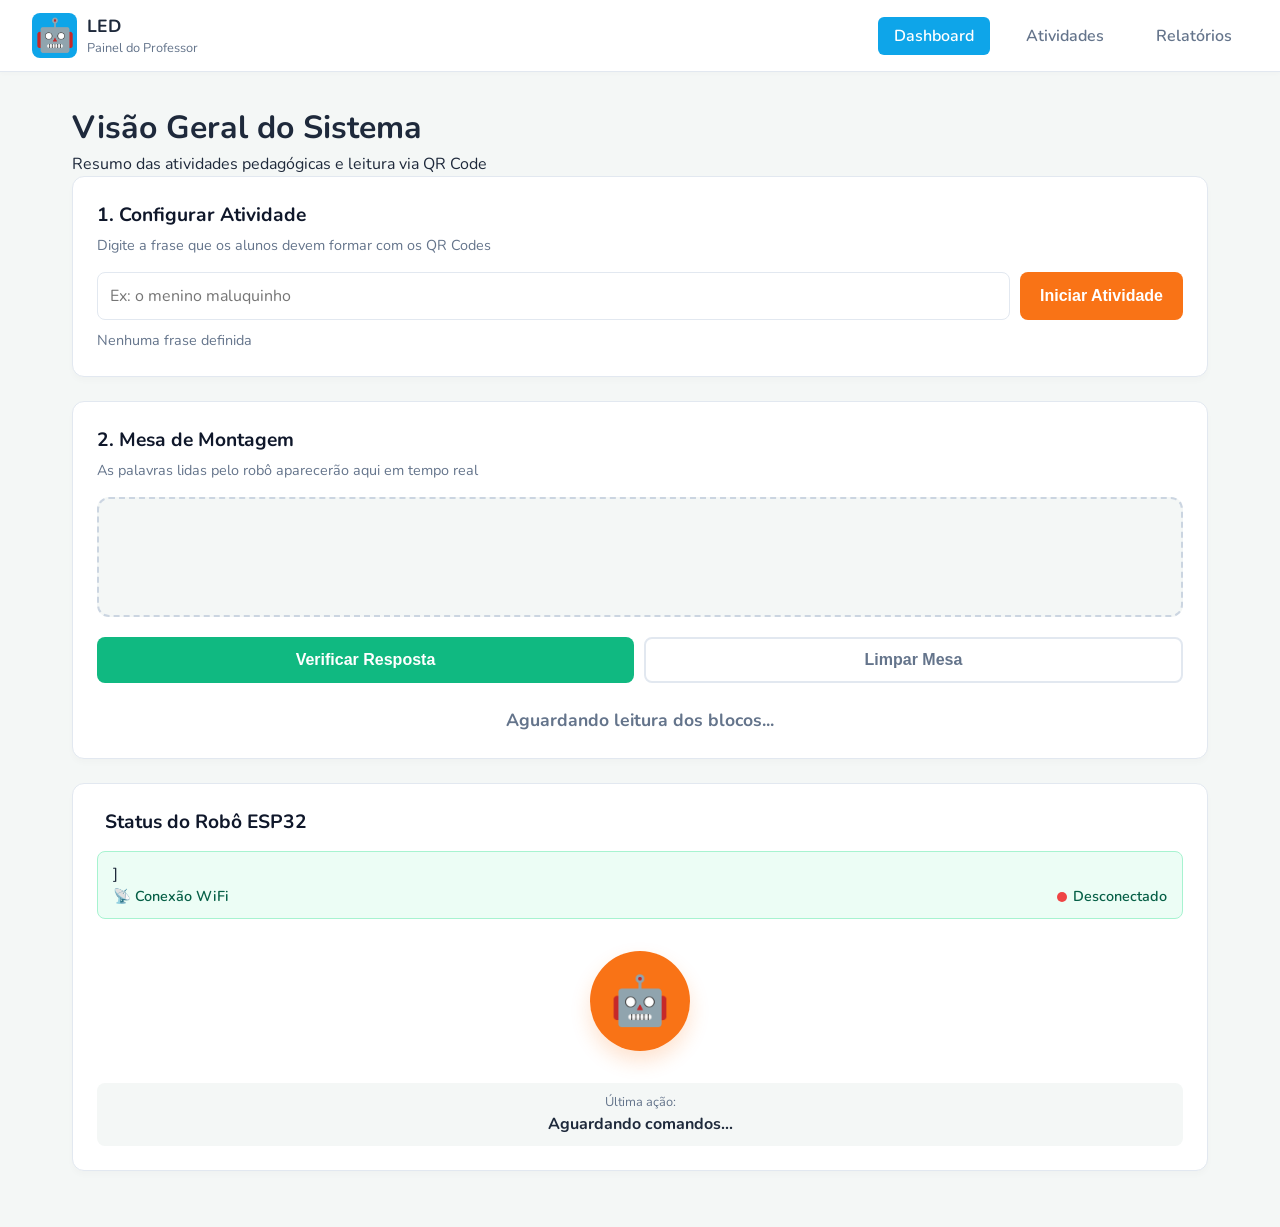
<file: index.html>
<!DOCTYPE html>
<html lang="en">
<head>
  <meta charset="UTF-8">
  <meta name="viewport" content="width=device-width, initial-scale=1.0">
  <title>LED - Robo Literário</title>
  <link href="https://fonts.googleapis.com/css2?family=Nunito:wght@400;600;700&display=swap" rel="stylesheet" />
  <link rel="stylesheet" href="style.css" />
</head>
<body>
  
  <nav class="top-nav">
    <div class="logo">
      <div class="logo-icon">🤖</div>
      <div class="logo-text">
        <strong>LED</strong>
        <span>Painel do Professor</span>        
      </div>
    </div>
    <ul class="nav-links">
      <li><a href="#" class="active">Dashboard</a></li>
      <li><a href="#">Atividades</a></li>
      <li><a href="#">Relatórios</a></li>
    </ul>
  </nav>

  <main class="container">
    <header>
      <div>
        <h1>Visão Geral do Sistema</h1>
        <p>Resumo das atividades pedagógicas e leitura via QR Code</p>
      </div>
      
    </header>

    <div class="dashbooard-grif">
      <section class="main">
        <div class="card config-card">
          <h2 class="card-title">1. Configurar Atividade</h2>
          <p class="card-desc">Digite a frase que os alunos devem formar com os QR Codes</p>

          <div class="input-group">
            <input type="text" id="input-nova-frase" placeholder="Ex: o menino maluquinho">
            <button class="btn btn-orange" onclick="definirNovaFrase()">Iniciar Atividade</button>
          </div>
          <div id="status-frase-alvo" class="status-msg">Nenhuma frase definida</div>
        </div>

        <div class="card">
          <h2 class="card-title">2. Mesa de Montagem</h2>
          <p class="card-desc">As palavras lidas pelo robô aparecerão aqui em tempo real</p>
          <div id="mesa-montagem" class="mesa-de-montagem"></div>
          <div class="actions">
            <button class="btn btn-green" onclick="validarSequencia()">Verificar Resposta</button>
            <button class="btn btn-outline" onclick="reiniciarAtividade()">Limpar Mesa</button>
          </div>
          <div id="resultado-validacao" class="resultado-msg">
            Aguardando leitura dos blocos...
          </div>
        </div>
      </section>

      <aside class="side-content">
        <div class="card robot-card">
          <h2 class="card-title" style="border-left: 4px solid var(--accent2); padding-left: 8px;">Status do Robô ESP32</h2>

          <div class="status-box">]
            <div class="status-header">
              <span>📡 Conexão WiFi</span>
              <div class="status-indicator">
                <span class="status-dot offline" id="conn-dot"></span>
                <span id="conn-label">Desconectado</span>
              </div>
            </div>
          </div>

          <div class="robot-avatar">
            <div class="avatar-circle">🤖</div>
          </div>

          <div class="robot-info">
            <span class="info-label">Última ação:</span>
            <strong id="status-robo">Aguardando comandos...</strong>
          </div>
        </div>
      </aside>
    </div>
  </main>
  <script src="app.js"></script>
</body>
</html>
</file>
<file: style.css>
/* ───────────────────────────────────────────────────────────────
   VARIÁVEIS DE COR E TIPOGRAFIA (Light Mode)
─────────────────────────────────────────────────────────────── */
:root {
  --bg:          #f4f7f6;   /* Fundo da tela */
  --surface:     #ffffff;   /* Fundo dos cards */
  --border:      #e2e8f0;   /* Bordas suaves */
  --text-main:   #1e293b;   /* Texto escuro */
  --text-muted:  #64748b;   /* Texto secundário */
  
  --accent:      #0ea5e9;   /* Azul do menu */
  --accent-green:#10b981;   /* Verde sucesso */
  --accent-orange:#f97316;  /* Laranja do robô */
  
  --font-main:   'Nunito', sans-serif;
}

* {
  box-sizing: border-box;
  margin: 0;
  padding: 0;
}

body {
  background-color: var(--bg);
  color: var(--text-main);
  font-family: var(--font-main);
  line-height: 1.5;
}

/* ───────────────────────────────────────────────────────────────
   NAVEGAÇÃO SUPERIOR
─────────────────────────────────────────────────────────────── */
.top-nav {
  background: var(--surface);
  border-bottom: 1px solid var(--border);
  padding: 0.8rem 2rem;
  display: flex;
  justify-content: space-between;
  align-items: center;
  box-shadow: 0 2px 4px rgba(0,0,0,0.02);
}

.logo {
  display: flex;
  align-items: center;
  gap: 10px;
}

.logo-icon {
  font-size: 2rem;
  background: var(--accent);
  color: white;
  width: 45px; height: 45px;
  display: flex; align-items: center; justify-content: center;
  border-radius: 8px;
}

.logo-text {
  display: flex;
  flex-direction: column;
  font-size: 1.1rem;
}

.logo-text span {
  font-size: 0.8rem;
  color: var(--text-muted);
}

.nav-links {
  list-style: none;
  display: flex;
  gap: 20px;
}

.nav-links a {
  text-decoration: none;
  color: var(--text-muted);
  font-weight: 600;
  padding: 8px 16px;
  border-radius: 6px;
  transition: all 0.2s;
}

.nav-links a.active, .nav-links a:hover {
  background: var(--accent);
  color: white;
}

/* ───────────────────────────────────────────────────────────────
   LAYOUT PRINCIPAL
─────────────────────────────────────────────────────────────── */
.container {
  max-width: 1200px;
  margin: 0 auto;
  padding: 2rem;
}

.page-header {
  display: flex;
  justify-content: space-between;
  align-items: flex-end;
  margin-bottom: 2rem;
}

.page-header h1 {
  font-size: 1.8rem;
  color: #0f172a;
}

.page-header p {
  color: var(--text-muted);
  font-size: 0.95rem;
}

.clock {
  font-weight: 700;
  color: var(--text-muted);
  background: white;
  padding: 5px 12px;
  border-radius: 20px;
  border: 1px solid var(--border);
}

.dashboard-grid {
  display: grid;
  grid-template-columns: 2fr 1fr;
  gap: 1.5rem;
}

/* ───────────────────────────────────────────────────────────────
   CARDS E COMPONENTES
─────────────────────────────────────────────────────────────── */
.card {
  background: var(--surface);
  border-radius: 12px;
  padding: 1.5rem;
  box-shadow: 0 4px 6px rgba(0,0,0,0.02);
  border: 1px solid var(--border);
  margin-bottom: 1.5rem;
}

.card-title {
  font-size: 1.2rem;
  margin-bottom: 0.3rem;
  color: #0f172a;
}

.card-desc {
  font-size: 0.9rem;
  color: var(--text-muted);
  margin-bottom: 1rem;
}

/* Formulário de Input */
.input-group {
  display: flex;
  gap: 10px;
}

.input-group input {
  flex: 1;
  padding: 12px;
  border: 1px solid var(--border);
  border-radius: 8px;
  font-size: 1rem;
  font-family: var(--font-main);
  outline: none;
  transition: border 0.2s;
}

.input-group input:focus {
  border-color: var(--accent-orange);
}

.status-msg {
  margin-top: 10px;
  font-size: 0.9rem;
  color: var(--text-muted);
}

/* Botões */
.btn {
  padding: 12px 20px;
  border: none;
  border-radius: 8px;
  font-weight: 700;
  font-size: 1rem;
  cursor: pointer;
  transition: transform 0.1s, opacity 0.2s;
}

.btn:hover {
  opacity: 0.9;
  transform: translateY(-2px);
}

.btn-orange { background: var(--accent-orange); color: white; }
.btn-green  { background: var(--accent-green); color: white; width: 100%; }
.btn-outline{ background: transparent; border: 2px solid var(--border); color: var(--text-muted); width: 100%;}

.actions {
  display: flex;
  gap: 10px;
  margin-top: 20px;
}

/* ───────────────────────────────────────────────────────────────
   A MESA DE MONTAGEM (Blocos de Palavras)
─────────────────────────────────────────────────────────────── */
.mesa-de-montagem {
  background: var(--bg);
  border: 2px dashed #cbd5e1;
  border-radius: 12px;
  min-height: 120px;
  padding: 1.5rem;
  display: flex;
  flex-wrap: wrap;
  gap: 12px;
  align-items: center;
}

.bloco-palavra {
  background: white;
  border: 2px solid var(--accent);
  color: var(--accent);
  padding: 10px 20px;
  border-radius: 8px;
  font-size: 1.2rem;
  font-weight: 700;
  box-shadow: 0 4px 0 var(--accent); /* Efeito 3D sutil */
  text-transform: uppercase;
  animation: popIn 0.3s cubic-bezier(0.175, 0.885, 0.32, 1.275);
}

@keyframes popIn {
  0% { transform: scale(0.5); opacity: 0; }
  100% { transform: scale(1); opacity: 1; }
}

.resultado-msg {
  margin-top: 1.5rem;
  text-align: center;
  font-size: 1.1rem;
  font-weight: 700;
  color: var(--text-muted);
}

/* ───────────────────────────────────────────────────────────────
   CARD DO ROBÔ (Status lateral)
─────────────────────────────────────────────────────────────── */
.status-box {
  background: #ecfdf5; /* Fundo verde super claro */
  border: 1px solid #a7f3d0;
  padding: 10px 15px;
  border-radius: 8px;
  margin-top: 15px;
}

.status-header {
  display: flex;
  justify-content: space-between;
  align-items: center;
  font-size: 0.9rem;
  color: #065f46;
  font-weight: 600;
}

.status-indicator {
  display: flex;
  align-items: center;
  gap: 6px;
}

.status-dot {
  width: 10px; height: 10px;
  border-radius: 50%;
}
.status-dot.online { background: var(--accent-green); box-shadow: 0 0 5px var(--accent-green); }
.status-dot.offline{ background: #ef4444; }

.robot-avatar {
  display: flex;
  justify-content: center;
  margin: 2rem 0;
}

.avatar-circle {
  width: 100px; height: 100px;
  background: var(--accent-orange);
  border-radius: 50%;
  display: flex;
  align-items: center;
  justify-content: center;
  font-size: 3rem;
  color: white;
  box-shadow: 0 10px 20px rgba(249, 115, 22, 0.2);
}

.robot-info {
  text-align: center;
  background: var(--bg);
  padding: 10px;
  border-radius: 8px;
}

.info-label {
  display: block;
  font-size: 0.8rem;
  color: var(--text-muted);
}

/* ───────────────────────────────────────────────────────────────
   RESPONSIVIDADE (Mobile)
─────────────────────────────────────────────────────────────── */
@media (max-width: 768px) {
  .dashboard-grid {
    grid-template-columns: 1fr; /* Empilha as colunas */
  }
  .actions {
    flex-direction: column;
  }
  .top-nav {
    flex-direction: column;
    gap: 15px;
  }
}
</file>
<file: painel/style.css>
/* ───────────────────────────────────────────────────────────────
   VARIÁVEIS DE COR E TIPOGRAFIA (Light Mode)
─────────────────────────────────────────────────────────────── */
:root {
  --bg:          #f4f7f6;   /* Fundo da tela */
  --surface:     #ffffff;   /* Fundo dos cards */
  --border:      #e2e8f0;   /* Bordas suaves */
  --text-main:   #1e293b;   /* Texto escuro */
  --text-muted:  #64748b;   /* Texto secundário */
  
  --accent:      #0ea5e9;   /* Azul do menu */
  --accent-green:#10b981;   /* Verde sucesso */
  --accent-orange:#f97316;  /* Laranja do robô */
  
  --font-main:   'Nunito', sans-serif;
}

* {
  box-sizing: border-box;
  margin: 0;
  padding: 0;
}

body {
  background-color: var(--bg);
  color: var(--text-main);
  font-family: var(--font-main);
  line-height: 1.5;
}

/* ───────────────────────────────────────────────────────────────
   NAVEGAÇÃO SUPERIOR
─────────────────────────────────────────────────────────────── */
.top-nav {
  background: var(--surface);
  border-bottom: 1px solid var(--border);
  padding: 0.8rem 2rem;
  display: flex;
  justify-content: space-between;
  align-items: center;
  box-shadow: 0 2px 4px rgba(0,0,0,0.02);
}

.logo {
  display: flex;
  align-items: center;
  gap: 10px;
}

.logo-icon {
  font-size: 2rem;
  background: var(--accent);
  color: white;
  width: 45px; height: 45px;
  display: flex; align-items: center; justify-content: center;
  border-radius: 8px;
}

.logo-text {
  display: flex;
  flex-direction: column;
  font-size: 1.1rem;
}

.logo-text span {
  font-size: 0.8rem;
  color: var(--text-muted);
}

.nav-links {
  list-style: none;
  display: flex;
  gap: 20px;
}

.nav-links a {
  text-decoration: none;
  color: var(--text-muted);
  font-weight: 600;
  padding: 8px 16px;
  border-radius: 6px;
  transition: all 0.2s;
}

.nav-links a.active, .nav-links a:hover {
  background: var(--accent);
  color: white;
}

/* ───────────────────────────────────────────────────────────────
   LAYOUT PRINCIPAL
─────────────────────────────────────────────────────────────── */
.container {
  max-width: 1200px;
  margin: 0 auto;
  padding: 2rem;
}

.page-header {
  display: flex;
  justify-content: space-between;
  align-items: flex-end;
  margin-bottom: 2rem;
}

.page-header h1 {
  font-size: 1.8rem;
  color: #0f172a;
}

.page-header p {
  color: var(--text-muted);
  font-size: 0.95rem;
}

.clock {
  font-weight: 700;
  color: var(--text-muted);
  background: white;
  padding: 5px 12px;
  border-radius: 20px;
  border: 1px solid var(--border);
}

.dashboard-grid {
  display: grid;
  grid-template-columns: 2fr 1fr;
  gap: 1.5rem;
}

/* ───────────────────────────────────────────────────────────────
   CARDS E COMPONENTES
─────────────────────────────────────────────────────────────── */
.card {
  background: var(--surface);
  border-radius: 12px;
  padding: 1.5rem;
  box-shadow: 0 4px 6px rgba(0,0,0,0.02);
  border: 1px solid var(--border);
  margin-bottom: 1.5rem;
}

.card-title {
  font-size: 1.2rem;
  margin-bottom: 0.3rem;
  color: #0f172a;
}

.card-desc {
  font-size: 0.9rem;
  color: var(--text-muted);
  margin-bottom: 1rem;
}

/* Formulário de Input */
.input-group {
  display: flex;
  gap: 10px;
}

.input-group input {
  flex: 1;
  padding: 12px;
  border: 1px solid var(--border);
  border-radius: 8px;
  font-size: 1rem;
  font-family: var(--font-main);
  outline: none;
  transition: border 0.2s;
}

.input-group input:focus {
  border-color: var(--accent-orange);
}

.status-msg {
  margin-top: 10px;
  font-size: 0.9rem;
  color: var(--text-muted);
}

/* Botões */
.btn {
  padding: 12px 20px;
  border: none;
  border-radius: 8px;
  font-weight: 700;
  font-size: 1rem;
  cursor: pointer;
  transition: transform 0.1s, opacity 0.2s;
}

.btn:hover {
  opacity: 0.9;
  transform: translateY(-2px);
}

.btn-orange { background: var(--accent-orange); color: white; }
.btn-green  { background: var(--accent-green); color: white; width: 100%; }
.btn-outline{ background: transparent; border: 2px solid var(--border); color: var(--text-muted); width: 100%;}

.actions {
  display: flex;
  gap: 10px;
  margin-top: 20px;
}

/* ───────────────────────────────────────────────────────────────
   A MESA DE MONTAGEM (Blocos de Palavras)
─────────────────────────────────────────────────────────────── */
.mesa-de-montagem {
  background: var(--bg);
  border: 2px dashed #cbd5e1;
  border-radius: 12px;
  min-height: 120px;
  padding: 1.5rem;
  display: flex;
  flex-wrap: wrap;
  gap: 12px;
  align-items: center;
}

.bloco-palavra {
  background: white;
  border: 2px solid var(--accent);
  color: var(--accent);
  padding: 10px 20px;
  border-radius: 8px;
  font-size: 1.2rem;
  font-weight: 700;
  box-shadow: 0 4px 0 var(--accent); /* Efeito 3D sutil */
  text-transform: uppercase;
  animation: popIn 0.3s cubic-bezier(0.175, 0.885, 0.32, 1.275);
}

@keyframes popIn {
  0% { transform: scale(0.5); opacity: 0; }
  100% { transform: scale(1); opacity: 1; }
}

.resultado-msg {
  margin-top: 1.5rem;
  text-align: center;
  font-size: 1.1rem;
  font-weight: 700;
  color: var(--text-muted);
}

/* ───────────────────────────────────────────────────────────────
   CARD DO ROBÔ (Status lateral)
─────────────────────────────────────────────────────────────── */
.status-box {
  background: #ecfdf5; /* Fundo verde super claro */
  border: 1px solid #a7f3d0;
  padding: 10px 15px;
  border-radius: 8px;
  margin-top: 15px;
}

.status-header {
  display: flex;
  justify-content: space-between;
  align-items: center;
  font-size: 0.9rem;
  color: #065f46;
  font-weight: 600;
}

.status-indicator {
  display: flex;
  align-items: center;
  gap: 6px;
}

.status-dot {
  width: 10px; height: 10px;
  border-radius: 50%;
}
.status-dot.online { background: var(--accent-green); box-shadow: 0 0 5px var(--accent-green); }
.status-dot.offline{ background: #ef4444; }

.robot-avatar {
  display: flex;
  justify-content: center;
  margin: 2rem 0;
}

.avatar-circle {
  width: 100px; height: 100px;
  background: var(--accent-orange);
  border-radius: 50%;
  display: flex;
  align-items: center;
  justify-content: center;
  font-size: 3rem;
  color: white;
  box-shadow: 0 10px 20px rgba(249, 115, 22, 0.2);
}

.robot-info {
  text-align: center;
  background: var(--bg);
  padding: 10px;
  border-radius: 8px;
}

.info-label {
  display: block;
  font-size: 0.8rem;
  color: var(--text-muted);
}

/* ───────────────────────────────────────────────────────────────
   RESPONSIVIDADE (Mobile)
─────────────────────────────────────────────────────────────── */
@media (max-width: 768px) {
  .dashboard-grid {
    grid-template-columns: 1fr; /* Empilha as colunas */
  }
  .actions {
    flex-direction: column;
  }
  .top-nav {
    flex-direction: column;
    gap: 15px;
  }
}
</file>
